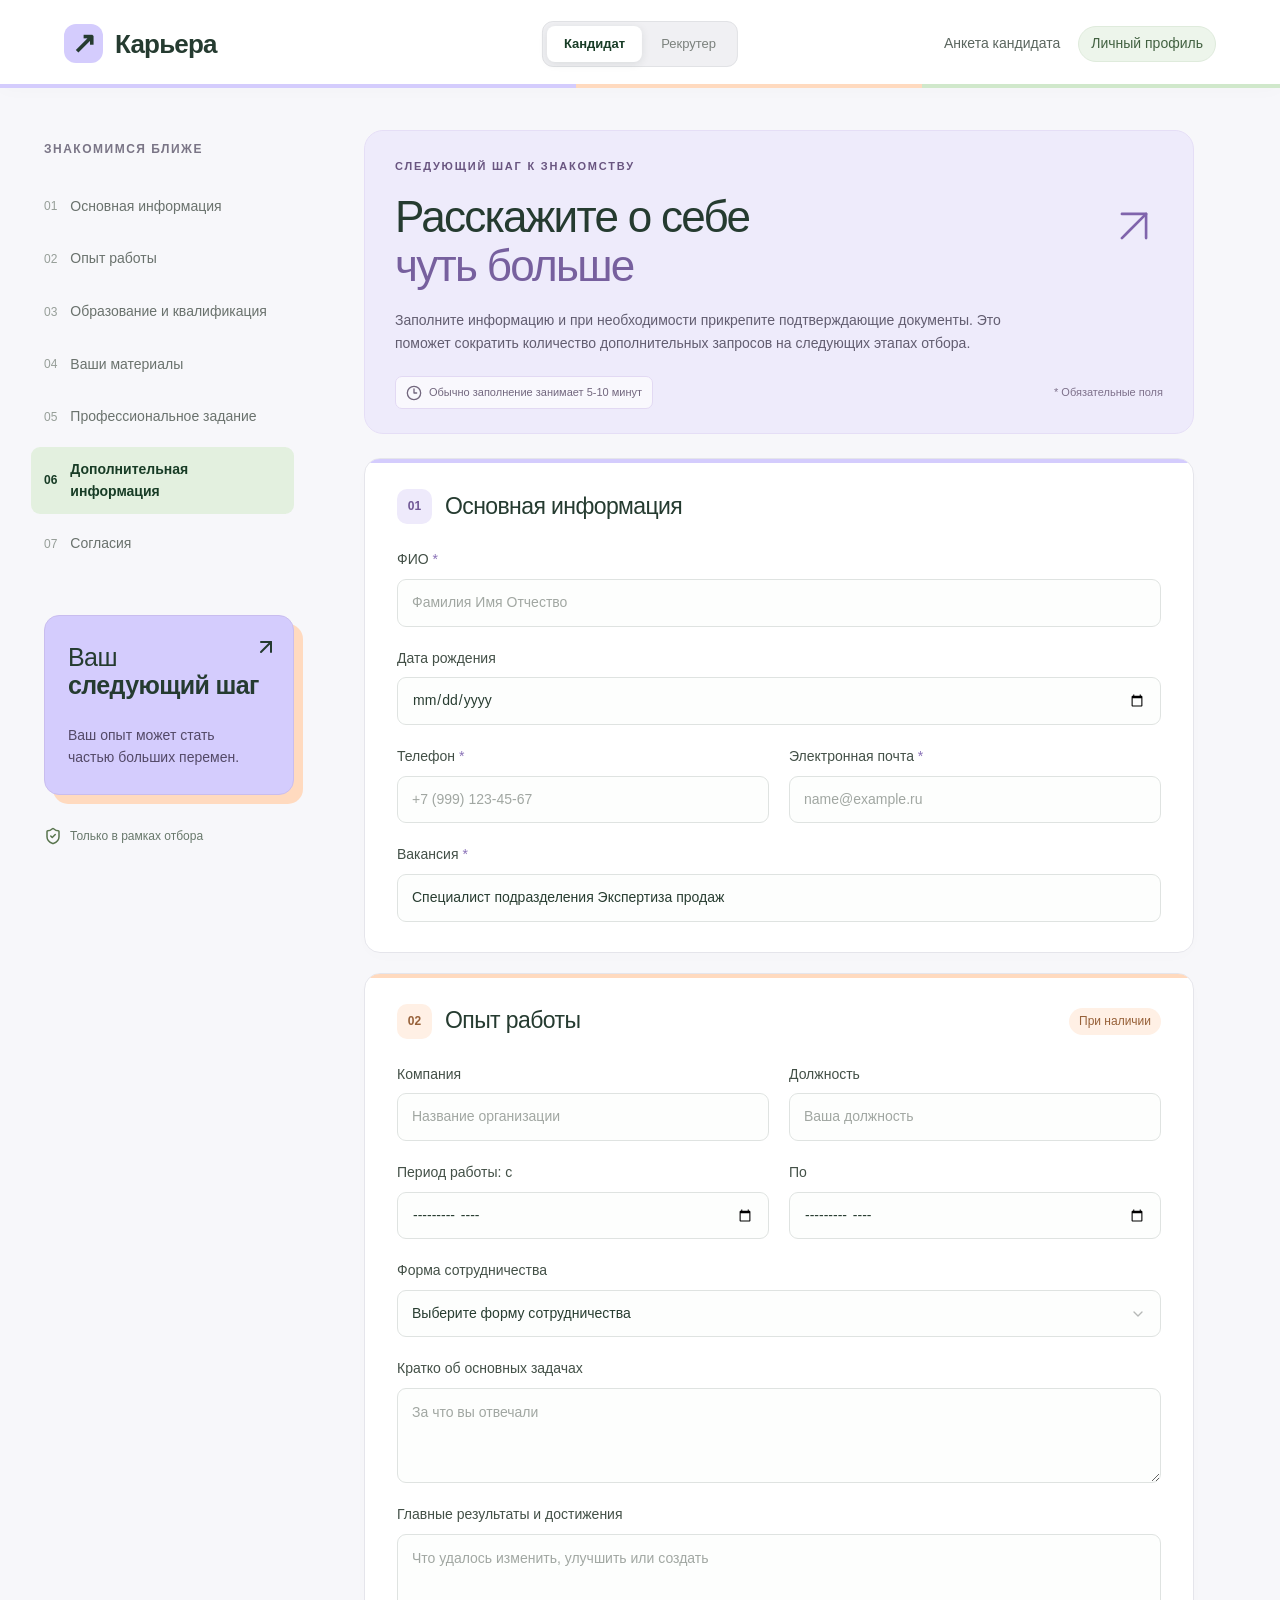
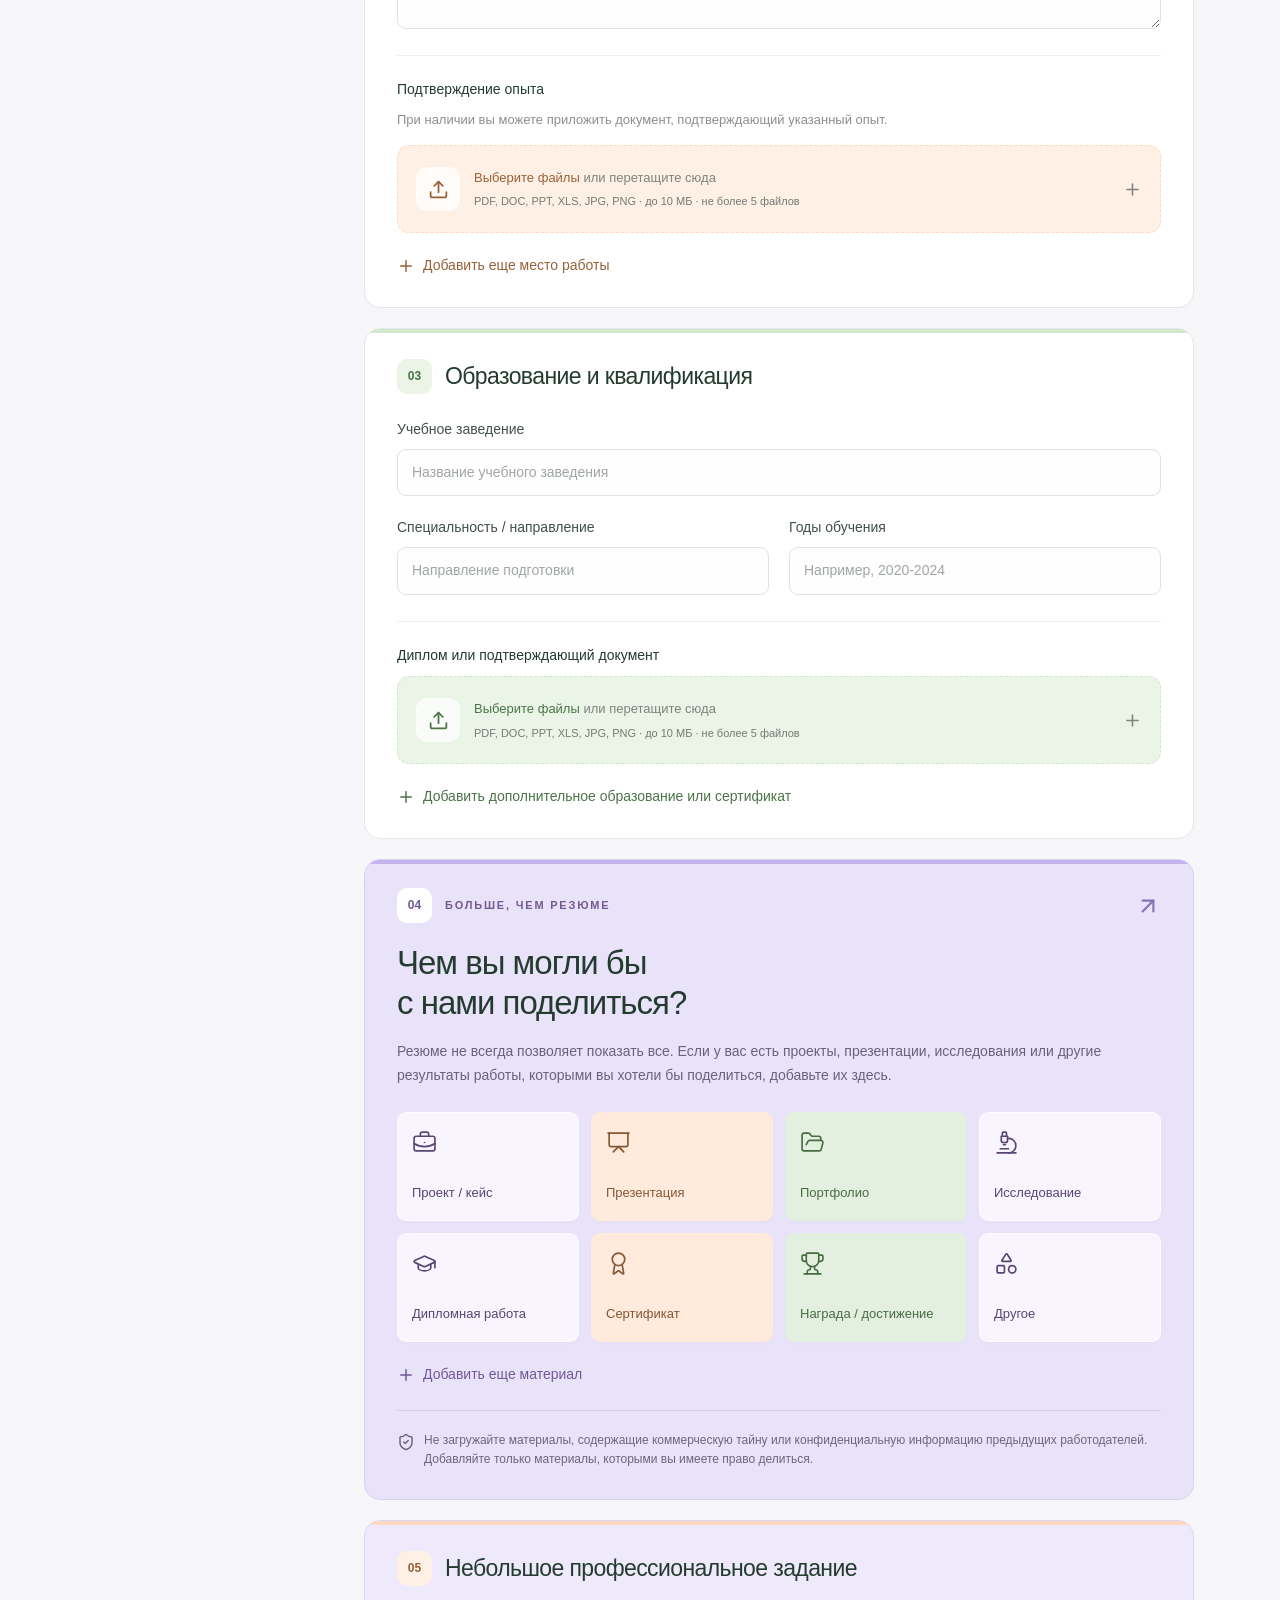
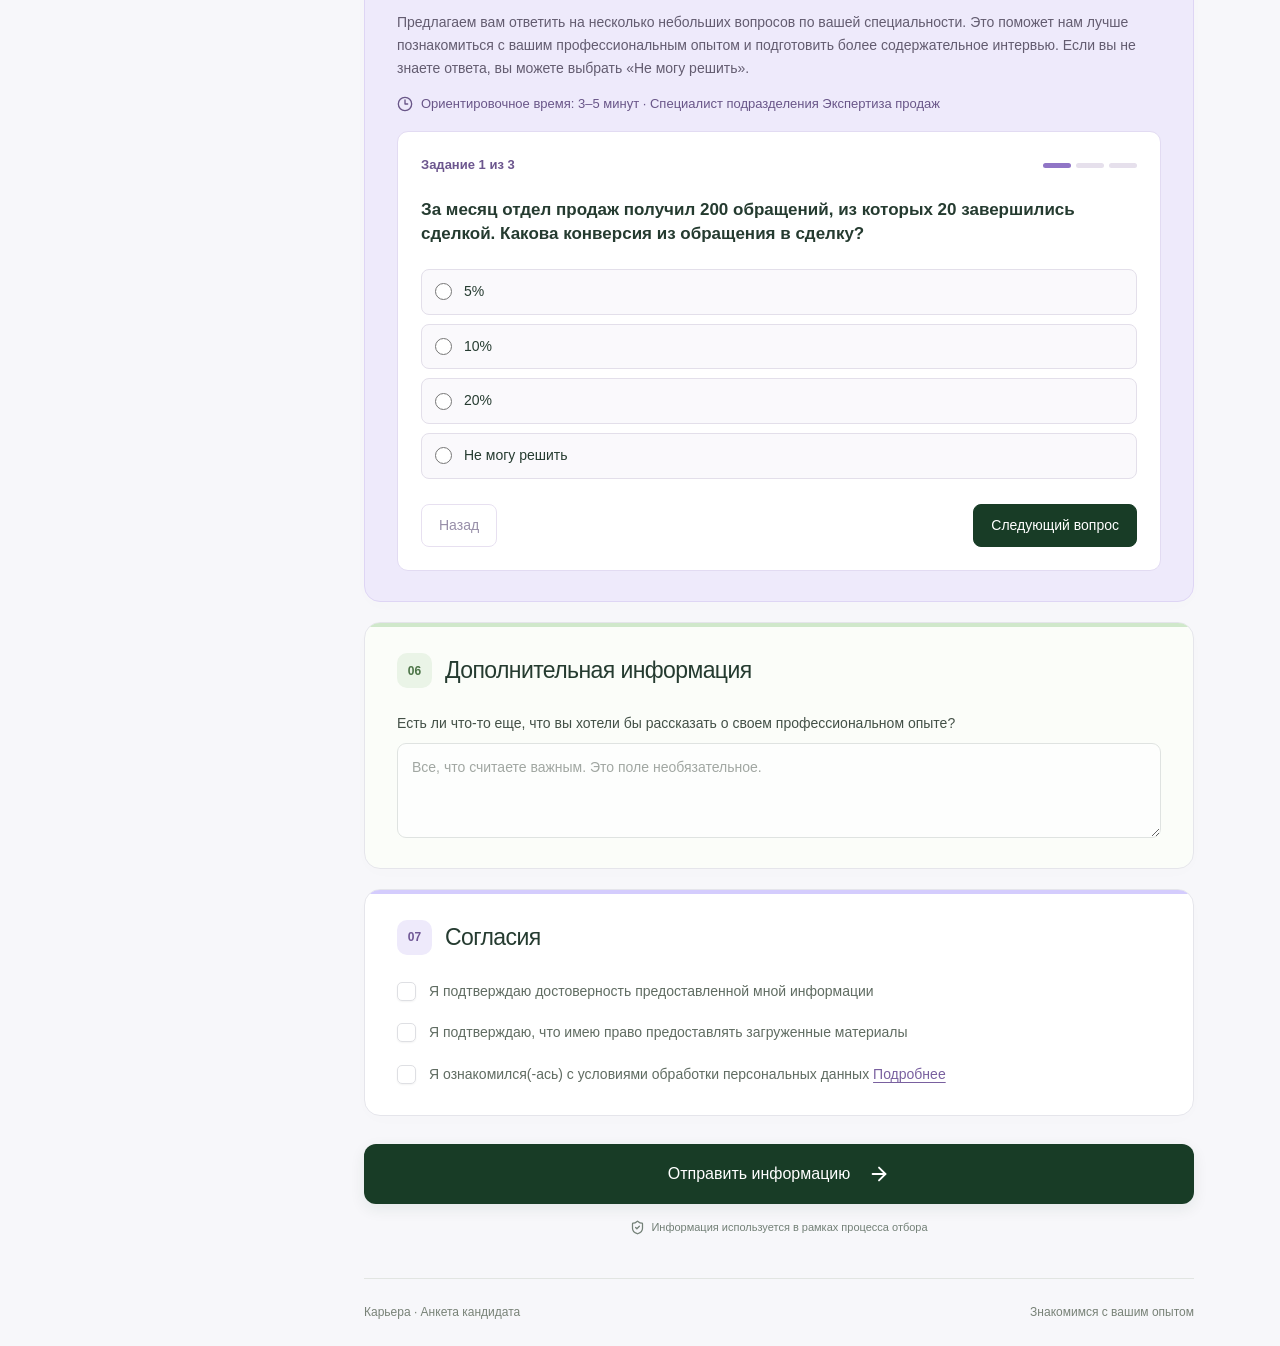
<file: index.html>
<!DOCTYPE html><html lang="ru"><head><meta charSet="utf-8"/><meta name="viewport" content="width=device-width, initial-scale=1"/><link rel="stylesheet" href="./_next/static/css/3048bcd2234b24c4.css" data-precedence="next"/><link rel="preload" as="script" fetchPriority="low" href="./_next/static/chunks/webpack-389326be18a7c9ae.js"/><script src="./_next/static/chunks/0417ea5e-734ef346e22b6fb5.js" async=""></script><script src="./_next/static/chunks/206-86e6cf8f113d2fa6.js" async=""></script><script src="./_next/static/chunks/main-app-e6fce2bf49490e79.js" async=""></script><script src="./_next/static/chunks/262-ed5bafb5e879c736.js" async=""></script><script src="./_next/static/chunks/app/page-d22f6cbe43899636.js" async=""></script><title>Анкета кандидата · Карьера</title><meta name="description" content="Расскажите о своем опыте, образовании и достижениях."/><meta name="codex-preview" content="development"/><link rel="shortcut icon" href="./favicon.svg"/><link rel="icon" href="./favicon.svg"/><script src="./_next/static/chunks/polyfills-42372ed130431b0a.js" noModule=""></script></head><body class="antialiased"><div hidden=""><!--$--><!--/$--></div><header><a class="brand" href="#"><span class="brand-symbol">↗</span>Карьера</a><div class="mode-switch" aria-label="Режим сайта"><button class="active">Кандидат</button><button class="">Рекрутер</button></div><span class="header-right">Анкета кандидата <span>Личный профиль</span></span></header><div class="shell"><aside><div class="aside-top">ЗНАКОМИМСЯ БЛИЖЕ</div><nav><a href="#s0" class="active"><span>01</span>Основная информация</a><a href="#s1" class=""><span>02</span>Опыт работы</a><a href="#s2" class=""><span>03</span>Образование и квалификация</a><a href="#s3" class=""><span>04</span>Ваши материалы</a><a href="#s4" class=""><span>05</span>Профессиональное задание</a><a href="#s5" class=""><span>06</span>Дополнительная информация</a><a href="#s6" class=""><span>07</span>Согласия</a></nav><div class="aside-note"><span>Ваш<br/><b>следующий шаг</b></span><svg xmlns="http://www.w3.org/2000/svg" width="32" height="32" viewBox="0 0 24 24" fill="none" stroke="currentColor" stroke-width="2" stroke-linecap="round" stroke-linejoin="round" class="lucide lucide-arrow-up-right" aria-hidden="true"><path d="M7 7h10v10"></path><path d="M7 17 17 7"></path></svg><p>Ваш опыт может стать<br/>частью больших перемен.</p></div><div class="aside-bottom"><svg xmlns="http://www.w3.org/2000/svg" width="18" height="18" viewBox="0 0 24 24" fill="none" stroke="currentColor" stroke-width="2" stroke-linecap="round" stroke-linejoin="round" class="lucide lucide-shield-check" aria-hidden="true"><path d="M20 13c0 5-3.5 7.5-7.66 8.95a1 1 0 0 1-.67-.01C7.5 20.5 4 18 4 13V6a1 1 0 0 1 1-1c2 0 4.5-1.2 6.24-2.72a1.17 1.17 0 0 1 1.52 0C14.51 3.81 17 5 19 5a1 1 0 0 1 1 1z"></path><path d="m9 12 2 2 4-4"></path></svg> Только в рамках отбора</div></aside><main><div class="intro"><div class="eyebrow">СЛЕДУЮЩИЙ ШАГ К ЗНАКОМСТВУ</div><h1>Расскажите о себе<br/><span>чуть больше</span><svg xmlns="http://www.w3.org/2000/svg" width="24" height="24" viewBox="0 0 24 24" fill="none" stroke="currentColor" stroke-width="2" stroke-linecap="round" stroke-linejoin="round" class="lucide lucide-arrow-up-right hero-arrow" aria-hidden="true"><path d="M7 7h10v10"></path><path d="M7 17 17 7"></path></svg></h1><p>Заполните информацию и при необходимости прикрепите подтверждающие документы. Это поможет сократить количество дополнительных запросов на следующих этапах отбора.</p><div class="intro-meta"><span><svg xmlns="http://www.w3.org/2000/svg" width="16" height="16" viewBox="0 0 24 24" fill="none" stroke="currentColor" stroke-width="2" stroke-linecap="round" stroke-linejoin="round" class="lucide lucide-clock3 lucide-clock-3" aria-hidden="true"><circle cx="12" cy="12" r="10"></circle><path d="M12 6v6h4"></path></svg> Обычно заполнение занимает 5-10 минут</span><span>* Обязательные поля</span></div></div><form><section id="s0"><div class="section-heading"><span class="number">01</span><h2>Основная информация</h2></div><div class="grid"><label class="field wide"><span>ФИО<em> *</em></span><input type="text" required="" placeholder="Фамилия Имя Отчество" maxLength="300" name="name"/></label><label class="field wide"><span>Дата рождения</span><input type="date" placeholder="" maxLength="300" name="birthDate"/></label><label class="field "><span>Телефон<em> *</em></span><input type="tel" required="" placeholder="+7 (999) 123-45-67" maxLength="300" name="phone"/></label><label class="field "><span>Электронная почта<em> *</em></span><input type="email" required="" placeholder="name@example.ru" maxLength="300" name="email"/></label><label class="field wide"><span>Вакансия <em>*</em></span><input required="" maxLength="300" name="vacancy" value="Специалист подразделения Экспертиза продаж"/></label></div></section><section id="s1"><div class="section-heading"><span class="number">02</span><h2>Опыт работы</h2><span class="optional">При наличии</span></div><div class="repeat"><div class="grid"><label class="field "><span>Компания</span><input type="text" placeholder="Название организации" maxLength="300" name="job0company"/></label><label class="field "><span>Должность</span><input type="text" placeholder="Ваша должность" maxLength="300" name="job0role"/></label><label class="field "><span>Период работы: с</span><input type="month" placeholder="" maxLength="300" name="job0from"/></label><label class="field "><span>По</span><input type="month" placeholder="" maxLength="300" name="job0to"/></label><div class="field wide"><span id="coop0">Форма сотрудничества</span><button type="button" role="combobox" aria-expanded="false" aria-autocomplete="none" dir="ltr" data-state="closed" data-placeholder="" data-slot="select-trigger" data-size="default" class="flex w-fit items-center justify-between gap-2 rounded-md border border-input bg-transparent px-3 py-2 text-sm whitespace-nowrap shadow-xs transition-[color,box-shadow] outline-none focus-visible:border-ring focus-visible:ring-[3px] focus-visible:ring-ring/50 disabled:cursor-not-allowed disabled:opacity-50 aria-invalid:border-destructive aria-invalid:ring-destructive/20 data-[placeholder]:text-muted-foreground data-[size=default]:h-9 data-[size=sm]:h-8 *:data-[slot=select-value]:line-clamp-1 *:data-[slot=select-value]:flex *:data-[slot=select-value]:items-center *:data-[slot=select-value]:gap-2 dark:bg-input/30 dark:hover:bg-input/50 dark:aria-invalid:ring-destructive/40 [&amp;_svg]:pointer-events-none [&amp;_svg]:shrink-0 [&amp;_svg:not([class*=&#x27;size-&#x27;])]:size-4 [&amp;_svg:not([class*=&#x27;text-&#x27;])]:text-muted-foreground custom-select" aria-labelledby="coop0"><span data-slot="select-value" style="pointer-events:none">Выберите форму сотрудничества</span><svg xmlns="http://www.w3.org/2000/svg" width="24" height="24" viewBox="0 0 24 24" fill="none" stroke="currentColor" stroke-width="2" stroke-linecap="round" stroke-linejoin="round" class="lucide lucide-chevron-down size-4 opacity-50" aria-hidden="true"><path d="m6 9 6 6 6-6"></path></svg></button><select aria-hidden="true" tabindex="-1" name="job0type" style="position:absolute;border:0;width:1px;height:1px;padding:0;margin:-1px;overflow:hidden;clip:rect(0, 0, 0, 0);white-space:nowrap;word-wrap:normal"><option value="" selected=""></option></select></div><label class="field wide"><span>Кратко об основных задачах</span><textarea name="job0tasks" placeholder="За что вы отвечали" maxLength="5000"></textarea></label><label class="field wide"><span>Главные результаты и достижения</span><textarea name="job0results" placeholder="Что удалось изменить, улучшить или создать" maxLength="5000"></textarea></label></div><div class="subsection"><h3>Подтверждение опыта</h3><p>При наличии вы можете приложить документ, подтверждающий указанный опыт.</p><div><button type="button" class="drop "><span class="upload-icon"><svg xmlns="http://www.w3.org/2000/svg" width="21" height="21" viewBox="0 0 24 24" fill="none" stroke="currentColor" stroke-width="2" stroke-linecap="round" stroke-linejoin="round" class="lucide lucide-upload" aria-hidden="true"><path d="M12 3v12"></path><path d="m17 8-5-5-5 5"></path><path d="M21 15v4a2 2 0 0 1-2 2H5a2 2 0 0 1-2-2v-4"></path></svg></span><span><b>Выберите файлы</b> или перетащите сюда<small>PDF, DOC, PPT, XLS, JPG, PNG · до 10 МБ · не более 5 файлов</small></span><svg xmlns="http://www.w3.org/2000/svg" width="19" height="19" viewBox="0 0 24 24" fill="none" stroke="currentColor" stroke-width="2" stroke-linecap="round" stroke-linejoin="round" class="lucide lucide-plus" aria-hidden="true"><path d="M5 12h14"></path><path d="M12 5v14"></path></svg></button><input type="file" multiple="" hidden="" accept=".pdf,.doc,.docx,.ppt,.pptx,.xls,.xlsx,.jpg,.jpeg,.png"/></div></div></div><button class="add" type="button"><svg xmlns="http://www.w3.org/2000/svg" width="18" height="18" viewBox="0 0 24 24" fill="none" stroke="currentColor" stroke-width="2" stroke-linecap="round" stroke-linejoin="round" class="lucide lucide-plus" aria-hidden="true"><path d="M5 12h14"></path><path d="M12 5v14"></path></svg> Добавить еще место работы</button></section><section id="s2"><div class="section-heading"><span class="number">03</span><h2>Образование и квалификация</h2></div><div class="repeat"><div class="grid"><label class="field wide"><span>Учебное заведение</span><input type="text" placeholder="Название учебного заведения" maxLength="300" name="edu0school"/></label><label class="field "><span>Специальность / направление</span><input type="text" placeholder="Направление подготовки" maxLength="300" name="edu0specialty"/></label><label class="field "><span>Годы обучения</span><input type="text" placeholder="Например, 2020-2024" maxLength="300" name="edu0years"/></label></div><div class="subsection"><h3>Диплом или подтверждающий документ</h3><div><button type="button" class="drop "><span class="upload-icon"><svg xmlns="http://www.w3.org/2000/svg" width="21" height="21" viewBox="0 0 24 24" fill="none" stroke="currentColor" stroke-width="2" stroke-linecap="round" stroke-linejoin="round" class="lucide lucide-upload" aria-hidden="true"><path d="M12 3v12"></path><path d="m17 8-5-5-5 5"></path><path d="M21 15v4a2 2 0 0 1-2 2H5a2 2 0 0 1-2-2v-4"></path></svg></span><span><b>Выберите файлы</b> или перетащите сюда<small>PDF, DOC, PPT, XLS, JPG, PNG · до 10 МБ · не более 5 файлов</small></span><svg xmlns="http://www.w3.org/2000/svg" width="19" height="19" viewBox="0 0 24 24" fill="none" stroke="currentColor" stroke-width="2" stroke-linecap="round" stroke-linejoin="round" class="lucide lucide-plus" aria-hidden="true"><path d="M5 12h14"></path><path d="M12 5v14"></path></svg></button><input type="file" multiple="" hidden="" accept=".pdf,.doc,.docx,.ppt,.pptx,.xls,.xlsx,.jpg,.jpeg,.png"/></div></div></div><button class="add" type="button"><svg xmlns="http://www.w3.org/2000/svg" width="18" height="18" viewBox="0 0 24 24" fill="none" stroke="currentColor" stroke-width="2" stroke-linecap="round" stroke-linejoin="round" class="lucide lucide-plus" aria-hidden="true"><path d="M5 12h14"></path><path d="M12 5v14"></path></svg> Добавить дополнительное образование или сертификат</button></section><section id="s3" class="materials"><div class="section-heading"><span class="number">04</span><span class="eyebrow">БОЛЬШЕ, ЧЕМ РЕЗЮМЕ</span><svg xmlns="http://www.w3.org/2000/svg" width="26" height="26" viewBox="0 0 24 24" fill="none" stroke="currentColor" stroke-width="2" stroke-linecap="round" stroke-linejoin="round" class="lucide lucide-arrow-up-right" aria-hidden="true"><path d="M7 7h10v10"></path><path d="M7 17 17 7"></path></svg></div><h2>Чем вы могли бы<br/>с нами поделиться?</h2><p class="section-desc">Резюме не всегда позволяет показать все. Если у вас есть проекты, презентации, исследования или другие результаты работы, которыми вы хотели бы поделиться, добавьте их здесь.</p><div class="material-entry"><div class="categories"><button type="button" aria-pressed="false" class=""><svg xmlns="http://www.w3.org/2000/svg" width="22" height="22" viewBox="0 0 24 24" fill="none" stroke="currentColor" stroke-width="2" stroke-linecap="round" stroke-linejoin="round" class="lucide lucide-briefcase-business" aria-hidden="true"><path d="M12 12h.01"></path><path d="M16 6V4a2 2 0 0 0-2-2h-4a2 2 0 0 0-2 2v2"></path><path d="M22 13a18.15 18.15 0 0 1-20 0"></path><rect width="20" height="14" x="2" y="6" rx="2"></rect></svg><span>Проект / кейс</span></button><button type="button" aria-pressed="false" class=""><svg xmlns="http://www.w3.org/2000/svg" width="22" height="22" viewBox="0 0 24 24" fill="none" stroke="currentColor" stroke-width="2" stroke-linecap="round" stroke-linejoin="round" class="lucide lucide-presentation" aria-hidden="true"><path d="M2 3h20"></path><path d="M21 3v11a2 2 0 0 1-2 2H5a2 2 0 0 1-2-2V3"></path><path d="m7 21 5-5 5 5"></path></svg><span>Презентация</span></button><button type="button" aria-pressed="false" class=""><svg xmlns="http://www.w3.org/2000/svg" width="22" height="22" viewBox="0 0 24 24" fill="none" stroke="currentColor" stroke-width="2" stroke-linecap="round" stroke-linejoin="round" class="lucide lucide-folder-open" aria-hidden="true"><path d="m6 14 1.5-2.9A2 2 0 0 1 9.24 10H20a2 2 0 0 1 1.94 2.5l-1.54 6a2 2 0 0 1-1.95 1.5H4a2 2 0 0 1-2-2V5a2 2 0 0 1 2-2h3.9a2 2 0 0 1 1.69.9l.81 1.2a2 2 0 0 0 1.67.9H18a2 2 0 0 1 2 2v2"></path></svg><span>Портфолио</span></button><button type="button" aria-pressed="false" class=""><svg xmlns="http://www.w3.org/2000/svg" width="22" height="22" viewBox="0 0 24 24" fill="none" stroke="currentColor" stroke-width="2" stroke-linecap="round" stroke-linejoin="round" class="lucide lucide-microscope" aria-hidden="true"><path d="M6 18h8"></path><path d="M3 22h18"></path><path d="M14 22a7 7 0 1 0 0-14h-1"></path><path d="M9 14h2"></path><path d="M9 12a2 2 0 0 1-2-2V6h6v4a2 2 0 0 1-2 2Z"></path><path d="M12 6V3a1 1 0 0 0-1-1H9a1 1 0 0 0-1 1v3"></path></svg><span>Исследование</span></button><button type="button" aria-pressed="false" class=""><svg xmlns="http://www.w3.org/2000/svg" width="22" height="22" viewBox="0 0 24 24" fill="none" stroke="currentColor" stroke-width="2" stroke-linecap="round" stroke-linejoin="round" class="lucide lucide-graduation-cap" aria-hidden="true"><path d="M21.42 10.922a1 1 0 0 0-.019-1.838L12.83 5.18a2 2 0 0 0-1.66 0L2.6 9.08a1 1 0 0 0 0 1.832l8.57 3.908a2 2 0 0 0 1.66 0z"></path><path d="M22 10v6"></path><path d="M6 12.5V16a6 3 0 0 0 12 0v-3.5"></path></svg><span>Дипломная работа</span></button><button type="button" aria-pressed="false" class=""><svg xmlns="http://www.w3.org/2000/svg" width="22" height="22" viewBox="0 0 24 24" fill="none" stroke="currentColor" stroke-width="2" stroke-linecap="round" stroke-linejoin="round" class="lucide lucide-award" aria-hidden="true"><path d="m15.477 12.89 1.515 8.526a.5.5 0 0 1-.81.47l-3.58-2.687a1 1 0 0 0-1.197 0l-3.586 2.686a.5.5 0 0 1-.81-.469l1.514-8.526"></path><circle cx="12" cy="8" r="6"></circle></svg><span>Сертификат</span></button><button type="button" aria-pressed="false" class=""><svg xmlns="http://www.w3.org/2000/svg" width="22" height="22" viewBox="0 0 24 24" fill="none" stroke="currentColor" stroke-width="2" stroke-linecap="round" stroke-linejoin="round" class="lucide lucide-trophy" aria-hidden="true"><path d="M10 14.66V17a1 1 0 0 1-1 1 2 2 0 0 0-2 2v2"></path><path d="M14 14.66V17a1 1 0 0 0 1 1 2 2 0 0 1 2 2v2"></path><path d="M17.916 10H19.5A2.5 2.5 0 0 0 22 7.5V5a1 1 0 0 0-1-1h-3"></path><path d="M4 22h16"></path><path d="M6 9a6 6 0 0 0 12 0V3a1 1 0 0 0-1-1H7a1 1 0 0 0-1 1z"></path><path d="M6.084 10H4.5A2.5 2.5 0 0 1 2 7.5V5a1 1 0 0 1 1-1h3"></path></svg><span>Награда / достижение</span></button><button type="button" aria-pressed="false" class=""><svg xmlns="http://www.w3.org/2000/svg" width="22" height="22" viewBox="0 0 24 24" fill="none" stroke="currentColor" stroke-width="2" stroke-linecap="round" stroke-linejoin="round" class="lucide lucide-shapes" aria-hidden="true"><path d="M8.3 10a.7.7 0 0 1-.626-1.079L11.4 3a.7.7 0 0 1 1.198-.043L16.3 8.9a.7.7 0 0 1-.572 1.1Z"></path><rect x="3" y="14" width="7" height="7" rx="1"></rect><circle cx="17.5" cy="17.5" r="3.5"></circle></svg><span>Другое</span></button></div></div><button class="add" type="button"><svg xmlns="http://www.w3.org/2000/svg" width="18" height="18" viewBox="0 0 24 24" fill="none" stroke="currentColor" stroke-width="2" stroke-linecap="round" stroke-linejoin="round" class="lucide lucide-plus" aria-hidden="true"><path d="M5 12h14"></path><path d="M12 5v14"></path></svg> Добавить еще материал</button><p class="notice"><svg xmlns="http://www.w3.org/2000/svg" width="18" height="18" viewBox="0 0 24 24" fill="none" stroke="currentColor" stroke-width="2" stroke-linecap="round" stroke-linejoin="round" class="lucide lucide-shield-check" aria-hidden="true"><path d="M20 13c0 5-3.5 7.5-7.66 8.95a1 1 0 0 1-.67-.01C7.5 20.5 4 18 4 13V6a1 1 0 0 1 1-1c2 0 4.5-1.2 6.24-2.72a1.17 1.17 0 0 1 1.52 0C14.51 3.81 17 5 19 5a1 1 0 0 1 1 1z"></path><path d="m9 12 2 2 4-4"></path></svg><span>Не загружайте материалы, содержащие коммерческую тайну или конфиденциальную информацию предыдущих работодателей. Добавляйте только материалы, которыми вы имеете право делиться.</span></p></section><section id="s4" class="task-section"><div class="section-heading"><span class="number">05</span><h2>Небольшое профессиональное задание</h2></div><p>Предлагаем вам ответить на несколько небольших вопросов по вашей специальности. Это поможет нам лучше познакомиться с вашим профессиональным опытом и подготовить более содержательное интервью. Если вы не знаете ответа, вы можете выбрать «Не могу решить».</p><div class="task-meta"><svg xmlns="http://www.w3.org/2000/svg" width="16" height="16" viewBox="0 0 24 24" fill="none" stroke="currentColor" stroke-width="2" stroke-linecap="round" stroke-linejoin="round" class="lucide lucide-clock3 lucide-clock-3" aria-hidden="true"><circle cx="12" cy="12" r="10"></circle><path d="M12 6v6h4"></path></svg> Ориентировочное время: 3–5 минут · <!-- -->Специалист подразделения Экспертиза продаж</div><div class="task-card"><div class="task-progress"><span>Задание <!-- -->1<!-- --> из 3</span><div aria-label="Прогресс: 1 из 3"><i class="active"></i><i class=""></i><i class=""></i></div></div><h3>За месяц отдел продаж получил 200 обращений, из которых 20 завершились сделкой. Какова конверсия из обращения в сделку?</h3><div class="task-options"><label class=""><input type="radio" name="task0"/>5%</label><label class=""><input type="radio" name="task0"/>10%</label><label class=""><input type="radio" name="task0"/>20%</label><label class=""><input type="radio" name="task0"/>Не могу решить</label></div><div class="task-actions"><button type="button" disabled="">Назад</button><button type="button">Следующий вопрос</button></div></div></section><section id="s5"><div class="section-heading"><span class="number">06</span><h2>Дополнительная информация</h2></div><label class="field "><span>Есть ли что-то еще, что вы хотели бы рассказать о своем профессиональном опыте?</span><textarea name="extra" placeholder="Все, что считаете важным. Это поле необязательное." maxLength="5000"></textarea></label></section><section id="s6"><div class="section-heading"><span class="number">07</span><h2>Согласия</h2></div><div class="consent"><button type="button" role="checkbox" aria-checked="false" data-state="unchecked" value="on" data-slot="checkbox" class="peer size-4 shrink-0 rounded-[4px] border border-input shadow-xs transition-shadow outline-none focus-visible:border-ring focus-visible:ring-[3px] focus-visible:ring-ring/50 disabled:cursor-not-allowed disabled:opacity-50 aria-invalid:border-destructive aria-invalid:ring-destructive/20 data-[state=checked]:border-primary data-[state=checked]:bg-primary data-[state=checked]:text-primary-foreground dark:bg-input/30 dark:aria-invalid:ring-destructive/40 dark:data-[state=checked]:bg-primary" id="consent0"></button><input type="checkbox" aria-hidden="true" tabindex="-1" style="position:absolute;pointer-events:none;opacity:0;margin:0;transform:translateX(-100%)" value="on"/><label for="consent0">Я подтверждаю достоверность предоставленной мной информации</label></div><div class="consent"><button type="button" role="checkbox" aria-checked="false" data-state="unchecked" value="on" data-slot="checkbox" class="peer size-4 shrink-0 rounded-[4px] border border-input shadow-xs transition-shadow outline-none focus-visible:border-ring focus-visible:ring-[3px] focus-visible:ring-ring/50 disabled:cursor-not-allowed disabled:opacity-50 aria-invalid:border-destructive aria-invalid:ring-destructive/20 data-[state=checked]:border-primary data-[state=checked]:bg-primary data-[state=checked]:text-primary-foreground dark:bg-input/30 dark:aria-invalid:ring-destructive/40 dark:data-[state=checked]:bg-primary" id="consent1"></button><input type="checkbox" aria-hidden="true" tabindex="-1" style="position:absolute;pointer-events:none;opacity:0;margin:0;transform:translateX(-100%)" value="on"/><label for="consent1">Я подтверждаю, что имею право предоставлять загруженные материалы</label></div><div class="consent"><button type="button" role="checkbox" aria-checked="false" data-state="unchecked" value="on" data-slot="checkbox" class="peer size-4 shrink-0 rounded-[4px] border border-input shadow-xs transition-shadow outline-none focus-visible:border-ring focus-visible:ring-[3px] focus-visible:ring-ring/50 disabled:cursor-not-allowed disabled:opacity-50 aria-invalid:border-destructive aria-invalid:ring-destructive/20 data-[state=checked]:border-primary data-[state=checked]:bg-primary data-[state=checked]:text-primary-foreground dark:bg-input/30 dark:aria-invalid:ring-destructive/40 dark:data-[state=checked]:bg-primary" id="consent2"></button><input type="checkbox" aria-hidden="true" tabindex="-1" style="position:absolute;pointer-events:none;opacity:0;margin:0;transform:translateX(-100%)" value="on"/><label for="consent2">Я ознакомился(-ась) с условиями обработки персональных данных<!-- --> <button class="link" type="button">Подробнее</button></label></div></section><div class="submit-area"><button class="submit">Отправить информацию<svg xmlns="http://www.w3.org/2000/svg" width="22" height="22" viewBox="0 0 24 24" fill="none" stroke="currentColor" stroke-width="2" stroke-linecap="round" stroke-linejoin="round" class="lucide lucide-arrow-right" aria-hidden="true"><path d="M5 12h14"></path><path d="m12 5 7 7-7 7"></path></svg></button><span><svg xmlns="http://www.w3.org/2000/svg" width="15" height="15" viewBox="0 0 24 24" fill="none" stroke="currentColor" stroke-width="2" stroke-linecap="round" stroke-linejoin="round" class="lucide lucide-shield-check" aria-hidden="true"><path d="M20 13c0 5-3.5 7.5-7.66 8.95a1 1 0 0 1-.67-.01C7.5 20.5 4 18 4 13V6a1 1 0 0 1 1-1c2 0 4.5-1.2 6.24-2.72a1.17 1.17 0 0 1 1.52 0C14.51 3.81 17 5 19 5a1 1 0 0 1 1 1z"></path><path d="m9 12 2 2 4-4"></path></svg> Информация используется в рамках процесса отбора</span></div></form><footer><span>Карьера · Анкета кандидата</span><span>Знакомимся с вашим опытом</span></footer></main></div><!--$--><!--/$--><script src="./_next/static/chunks/webpack-389326be18a7c9ae.js" id="_R_" async=""></script><script>(self.__next_f=self.__next_f||[]).push([0])</script><script>self.__next_f.push([1,"1:\"$Sreact.fragment\"\n2:I[6175,[],\"\"]\n3:I[627,[],\"\"]\n4:I[1466,[],\"ClientPageRoot\"]\n5:I[8384,[\"262\",\"static/chunks/262-ed5bafb5e879c736.js\",\"974\",\"static/chunks/app/page-d22f6cbe43899636.js\"],\"default\"]\n8:I[8057,[],\"OutletBoundary\"]\n9:\"$Sreact.suspense\"\nb:I[8057,[],\"ViewportBoundary\"]\nd:I[8057,[],\"MetadataBoundary\"]\nf:I[4789,[],\"default\",1]\n:HL[\"./_next/static/css/3048bcd2234b24c4.css\",\"style\"]\n0:{\"P\":null,\"c\":[\"\",\"\"],\"q\":\"\",\"i\":false,\"f\":[[[\"\",{\"children\":[\"__PAGE__\",{},\"$undefined\",\"$undefined\",4608]},\"$undefined\",\"$undefined\",4624],[[\"$\",\"$1\",\"c\",{\"children\":[[[\"$\",\"link\",\"0\",{\"rel\":\"stylesheet\",\"href\":\"./_next/static/css/3048bcd2234b24c4.css\",\"precedence\":\"next\",\"crossOrigin\":\"$undefined\",\"nonce\":\"$undefined\"}]],[\"$\",\"html\",null,{\"lang\":\"ru\",\"children\":[\"$\",\"body\",null,{\"className\":\"antialiased\",\"children\":[\"$\",\"$L2\",null,{\"parallelRouterKey\":\"children\",\"error\":\"$undefined\",\"errorStyles\":\"$undefined\",\"errorScripts\":\"$undefined\",\"template\":[\"$\",\"$L3\",null,{}],\"templateStyles\":\"$undefined\",\"templateScripts\":\"$undefined\",\"notFound\":[[[\"$\",\"title\",null,{\"children\":\"404: This page could not be found.\"}],[\"$\",\"div\",null,{\"style\":{\"fontFamily\":\"system-ui,\\\"Segoe UI\\\",Roboto,Helvetica,Arial,sans-serif,\\\"Apple Color Emoji\\\",\\\"Segoe UI Emoji\\\"\",\"height\":\"100vh\",\"textAlign\":\"center\",\"display\":\"flex\",\"flexDirection\":\"column\",\"alignItems\":\"center\",\"justifyContent\":\"center\"},\"children\":[\"$\",\"div\",null,{\"children\":[[\"$\",\"style\",null,{\"dangerouslySetInnerHTML\":{\"__html\":\"body{color:#000;background:#fff;margin:0}.next-error-h1{border-right:1px solid rgba(0,0,0,.3)}@media (prefers-color-scheme:dark){body{color:#fff;background:#000}.next-error-h1{border-right:1px solid rgba(255,255,255,.3)}}\"}}],[\"$\",\"h1\",null,{\"className\":\"next-error-h1\",\"style\":{\"display\":\"inline-block\",\"margin\":\"0 20px 0 0\",\"padding\":\"0 23px 0 0\",\"fontSize\":24,\"fontWeight\":500,\"verticalAlign\":\"top\",\"lineHeight\":\"49px\"},\"children\":404}],[\"$\",\"div\",null,{\"style\":{\"display\":\"inline-block\"},\"children\":[\"$\",\"h2\",null,{\"style\":{\"fontSize\":14,\"fontWeight\":400,\"lineHeight\":\"49px\",\"margin\":0},\"children\":\"This page could not be found.\"}]}]]}]}]],[]],\"forbidden\":\"$undefined\",\"unauthorized\":\"$undefined\"}]}]}]]}],{\"children\":[[\"$\",\"$1\",\"c\",{\"children\":[[\"$\",\"$L4\",null,{\"Component\":\"$5\",\"serverProvidedParams\":{\"searchParams\":{},\"params\":{},\"promises\":[\"$@6\",\"$@7\"]}}],null,[\"$\",\"$L8\",null,{\"children\":[\"$\",\"$9\",null,{\"name\":\"Next.MetadataOutlet\",\"children\":\"$@a\"}]}]]}],{},null,false,null]},null,false,null],[\"$\",\"$1\",\"h\",{\"children\":[null,[\"$\",\"$Lb\",null,{\"children\":\"$Lc\"}],[\"$\",\"div\",null,{\"hidden\":true,\"children\":[\"$\",\"$Ld\",null,{\"children\":[\"$\",\"$9\",null,{\"name\":\"Next.Metadata\",\"children\":\"$Le\"}]}]}],null]}],false]],\"m\":\"$undefined\",\"G\":[\"$f\",[]],\"S\":true,\"h\":null,\"r\":\"$undefined\",\"s\":\"$undefined\",\"a\":\"$undefined\",\"l\":\"$undefined\",\"p\":\"$undefined\",\"d\":\"$undefined\",\"b\":\"6W8173w9bUbDHtp0Z2RrP\"}\n6:{}\n7:\"$0:f:0:1:1:children:0:props:children:0:props:serverProvidedParams:params\"\nc:[[\"$\",\"meta\",\"0\",{\"charSet\":\"utf-8\"}],[\"$\",\"meta\",\"1\",{\"name\":\"viewport\",\"content\":\"width=device-width, initial-scale=1\"}]]\n10:I[3619,[],\"IconMark\"]\na:null\ne:[[\"$\",\"title\",\"0\",{\"children\":\"Анкета кандидата · Карьера\"}],[\"$\",\"meta\",\"1\",{\"name\":\"description\",\"content\":\"Расскажите о своем опыте, образовании и достижениях.\"}],[\"$\",\"meta\",\"2\",{\"name\":\"codex-preview\",\"content\":\"development\"}],[\"$\",\"link\",\"3\",{\"rel\":\"shortcut icon\",\"href\":\"./favicon.svg\"}],[\"$\",\"link\",\"4\",{\"rel\":\"icon\",\"href\":\"./favicon.svg\"}],[\"$\",\"$L10\",\"5\",{}]]\n"])</script></body></html>
</file>
